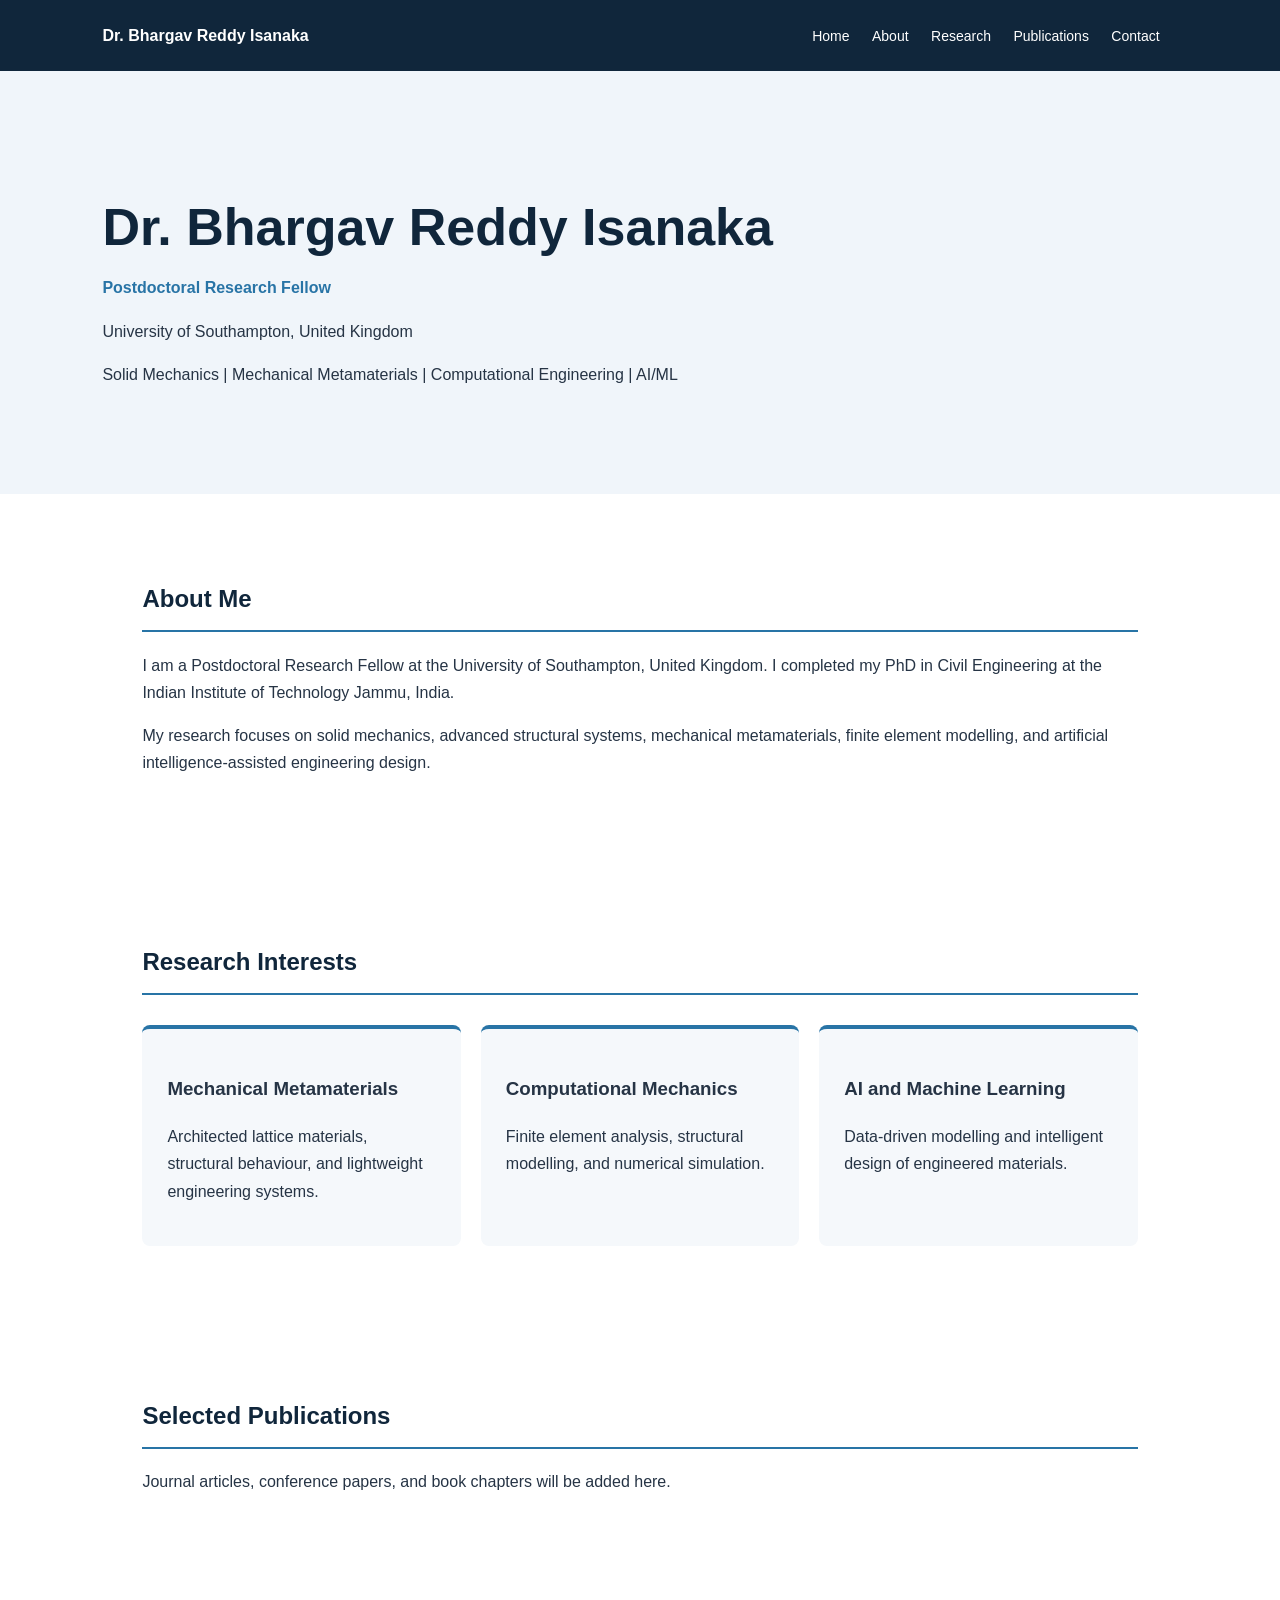
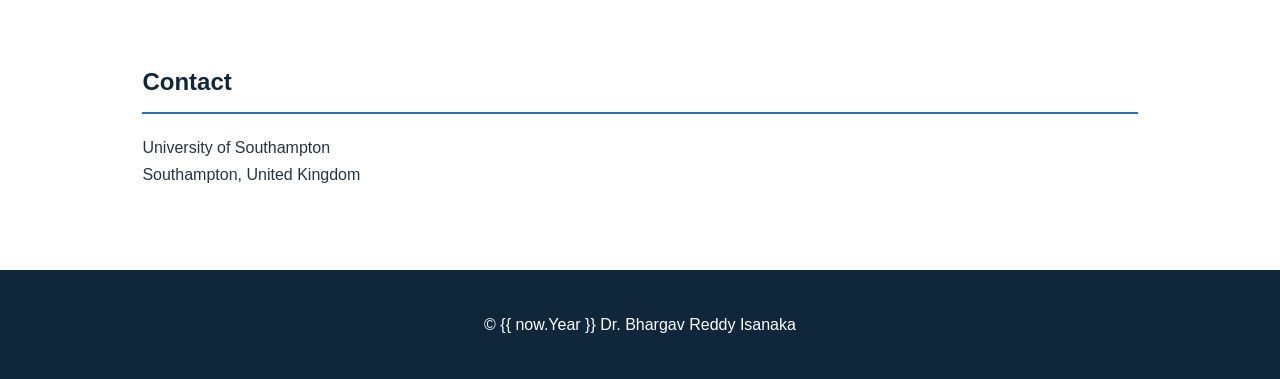
<file: layouts/home.html>
<!DOCTYPE html>
<html lang="en">
<head>
  <meta charset="UTF-8">
  <meta name="viewport"
        content="width=device-width, initial-scale=1">
  <title>Dr. Bhargav Reddy Isanaka | Academic Research</title>
  <meta name="description"
        content="Academic research website of Dr. Bhargav Reddy Isanaka, Postdoctoral Research Fellow at the University of Southampton.">

  <style>
    * { box-sizing: border-box; }

    body {
      margin: 0;
      font-family: Arial, sans-serif;
      color: #263445;
      line-height: 1.7;
      background: #ffffff;
    }

    header {
      background: #10263b;
      color: white;
      padding: 22px 8%;
    }

    nav {
      display: flex;
      justify-content: space-between;
      align-items: center;
      gap: 20px;
      flex-wrap: wrap;
    }

    nav a {
      color: white;
      text-decoration: none;
      margin-right: 18px;
      font-size: 14px;
    }

    .hero {
      background: #f0f5fa;
      padding: 90px 8%;
    }

    .hero h1 {
      color: #10263b;
      font-size: clamp(32px, 5vw, 52px);
      line-height: 1.2;
      margin-bottom: 12px;
    }

    .subtitle {
      color: #2874a6;
      font-weight: bold;
    }

    section {
      padding: 65px 8%;
      max-width: 1200px;
      margin: auto;
    }

    h2 {
      color: #10263b;
      border-bottom: 2px solid #2874a6;
      padding-bottom: 10px;
    }

    .research-grid {
      display: grid;
      grid-template-columns:
        repeat(auto-fit, minmax(230px, 1fr));
      gap: 20px;
      margin-top: 30px;
    }

    .research-card {
      background: #f5f8fb;
      border-radius: 8px;
      padding: 25px;
      border-top: 4px solid #2874a6;
    }

    footer {
      background: #10263b;
      color: white;
      text-align: center;
      padding: 25px;
    }
  </style>
</head>

<body>

<header>
  <nav>
    <strong>Dr. Bhargav Reddy Isanaka</strong>
    <div>
      <a href="#home">Home</a>
      <a href="#about">About</a>
      <a href="#research">Research</a>
      <a href="#publications">Publications</a>
      <a href="#contact">Contact</a>
    </div>
  </nav>
</header>

<main>
  <div class="hero" id="home">
    <h1>Dr. Bhargav Reddy Isanaka</h1>
    <p class="subtitle">
      Postdoctoral Research Fellow
    </p>
    <p>University of Southampton, United Kingdom</p>
    <p>
      Solid Mechanics | Mechanical Metamaterials |
      Computational Engineering | AI/ML
    </p>
  </div>

  <section id="about">
    <h2>About Me</h2>
    <p>
      I am a Postdoctoral Research Fellow at the
      University of Southampton, United Kingdom.
      I completed my PhD in Civil Engineering at
      the Indian Institute of Technology Jammu, India.
    </p>
    <p>
      My research focuses on solid mechanics,
      advanced structural systems, mechanical
      metamaterials, finite element modelling,
      and artificial intelligence-assisted
      engineering design.
    </p>
  </section>

  <section id="research">
    <h2>Research Interests</h2>

    <div class="research-grid">
      <div class="research-card">
        <h3>Mechanical Metamaterials</h3>
        <p>
          Architected lattice materials, structural
          behaviour, and lightweight engineering
          systems.
        </p>
      </div>

      <div class="research-card">
        <h3>Computational Mechanics</h3>
        <p>
          Finite element analysis, structural
          modelling, and numerical simulation.
        </p>
      </div>

      <div class="research-card">
        <h3>AI and Machine Learning</h3>
        <p>
          Data-driven modelling and intelligent
          design of engineered materials.
        </p>
      </div>
    </div>
  </section>

  <section id="publications">
    <h2>Selected Publications</h2>
    <p>
      Journal articles, conference papers, and
      book chapters will be added here.
    </p>
  </section>

  <section id="contact">
    <h2>Contact</h2>
    <p>
      University of Southampton<br>
      Southampton, United Kingdom
    </p>
  </section>
</main>

<footer>
  <p>© {{ now.Year }} Dr. Bhargav Reddy Isanaka</p>
</footer>

</body>
</html>
</file>
